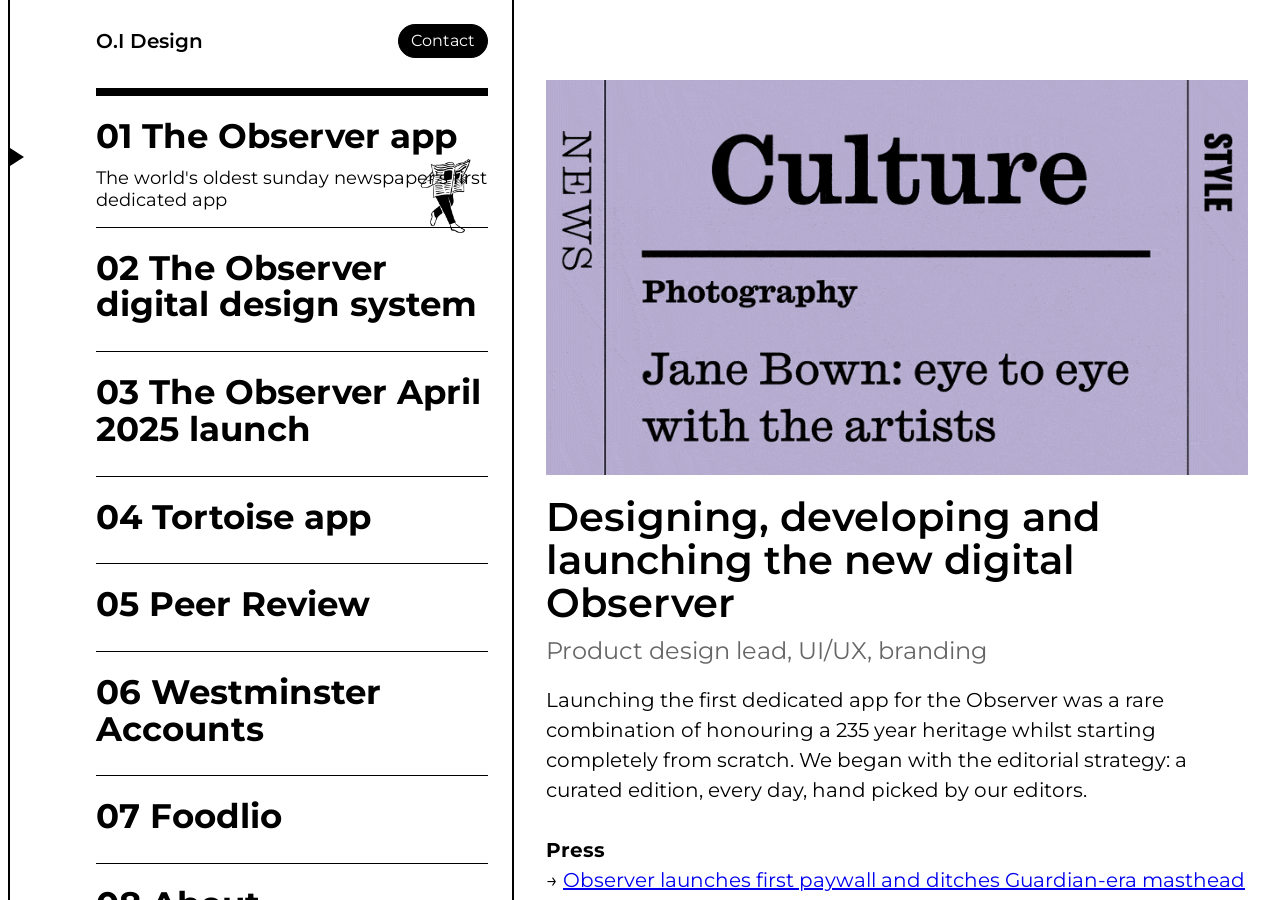
<file: index.html>
<!doctype html>
<html lang="en">
<head>
  <meta charset="UTF-8" />
  <meta name="viewport" content="width=device-width, initial-scale=1.0" />
  <title>O.I. Design</title>
  <link rel="preconnect" href="https://fonts.googleapis.com" />
  <link rel="preconnect" href="https://fonts.gstatic.com" crossorigin />
  <link rel="stylesheet" href="https://fonts.googleapis.com/css2?family=Montserrat:wght@400;600;700&display=swap" />
  <link rel="stylesheet" href="oscaringhamdesign.css" />
</head>
<body>
  <div class="top-bar">
    <header class="page-title">O.I Design</header>
    <a class="primary-cta" href="mailto:oscaringham3@gmail.com">Contact</a>
  </div>

  <aside class="timeline" aria-hidden="true">
    <span class="timeline-line"></span>
    <span class="timeline-pointer" id="timelinePointer"></span>
  </aside>

  <main class="projects" id="projectsList">
    <section id="observer-app" class="project-item is-active" data-panel-id="project-panel-1">
      <h2 class="project-title">01 The Observer app</h2>
      <p class="project-subtitle">The world's oldest sunday newspaper's first dedicated app</p>
      <img class="project-badge" src="badge-images/02 Observer launch.gif" alt="" />
    </section>
    <section id="observer-brand" class="project-item" data-panel-id="project-panel-2">
      <h2 class="project-title">02 The Observer digital design system</h2>
      <p class="project-subtitle">The ingredients of the new brand</p>
      <img class="project-badge" src="badge-images/01 Observer app.gif" alt="" />
    </section>
    <section id="observer-launch" class="project-item" data-panel-id="project-panel-3">
      <h2 class="project-title">03 The Observer April 2025 launch</h2>
      <p class="project-subtitle">The interim online platform</p>
      <img class="project-badge" src="badge-images/03 Observer brand.gif" alt="" />
    </section>
    <section id="tortoise-app" class="project-item" data-panel-id="project-panel-4">
      <h2 class="project-title">04 Tortoise app</h2>
      <p class="project-subtitle">Audio app for dedicated on-platform listeners</p>
      <img class="project-badge" src="badge-images/04 audio app.png" alt="" />
    </section>
    <section id="peer-review" class="project-item" data-panel-id="project-panel-5">
      <h2 class="project-title">05 Peer Review</h2>
      <p class="project-subtitle">A visual guide to the House of Lords</p>
      <img class="project-badge" src="badge-images/05 peer-review-small.gif" alt="" />
    </section>
    <section id="westminster-accounts" class="project-item" data-panel-id="project-panel-6">
      <h2 class="project-title">06 Westminster Accounts</h2>
      <p class="project-subtitle">A tool to track influence, money and power in politics</p>
      <img class="project-badge" src="badge-images/06 Westminster Accounts.gif" alt="" />
    </section>
    <section id="foodlio" class="project-item" data-panel-id="project-panel-7">
      <h2 class="project-title">07 Foodlio</h2>
      <p class="project-subtitle">AI powered recipe analysis app</p>
      <img class="project-badge" src="badge-images/07_Foodlio_Favicon.png" alt="" />
    </section>
    <section id="about" class="project-item" data-panel-id="project-panel-10">
      <h2 class="project-title">08 About</h2>
      <p class="project-subtitle"></p>
      <img class="project-badge" src="badge-images/08_black and white headshot oscar ingham.png" alt="" />
    </section>
    <button class="back-to-top" type="button">Back to top</button>
  </main>

  <div hidden>
    <template id="project-panel-1">
      <img class="panel-content-image" src="panel-images/01 a observer spines cover.gif" alt="Observer app" />
      <h3 class="panel-content-title">Designing, developing and launching the new digital Observer</h3>
      <p class="panel-content-subtitle">Product design lead, UI/UX, branding</p>
      <p class="panel-content-body">Launching the first dedicated app for the Observer was a rare combination of honouring a 235 year heritage whilst starting completely from scratch. We began with the editorial strategy: a curated edition, every day, hand picked by our editors.</p>
      <p class="panel-content-body"><br><b>Press</b></p>
      <p class="panel-content-body" style="margin-bottom: 32px;">→ <a href="https://pressgazette.co.uk/paywalls/observer-launches-first-paywall-and-ditches-guardian-era-masthead/" target="_blank" rel="noopener noreferrer">Observer launches first paywall and ditches Guardian-era masthead</a><i> Dominic Ponsford, Press Gazette</i><br>→ <a href="https://www.inpublishing.co.uk/articles/the-observer-launches-its-first-ever-digital-subscription-26039" target="_blank" rel="noopener noreferrer">The Observer launches its first-ever digital subscription</a><i> InPublishing</i></p>

      <!-- video embed temporarily hidden
      <div class="panel-content-video">
        <iframe title="vimeo-player" src="https://player.vimeo.com/video/1186931242?h=0abb4373ba" frameborder="0" referrerpolicy="strict-origin-when-cross-origin" allow="autoplay; fullscreen; picture-in-picture; clipboard-write; encrypted-media; web-share" allowfullscreen></iframe>
      </div>
      -->
      <p class="panel-content-body">A key part of the design brief was to make the app & website feel like browsing a book store. The editorially curated daily edition was the 'island of books' you encounter on the shop floor. The 'book shelves' flanking the book store symbolise the browsing experience, organised by section/category.</p>
      <img class="panel-content-image" src="panel-images/01 Slide 1 – bookstore.jpg" alt="Observer app" />
      <p class="panel-content-body">The homepage of the app and website would follow the same formula each day; a curated selection of content organised by importance. The top selection would have a note from editorial about why it has been selected, and why it's important.</p>
      <br>
      <img class="panel-content-image" src="panel-images/01 Slide 2 – flatplan.jpg" alt="Observer app" />
      <p class="panel-content-body">The featured content blocks were heavily inspired by book covers, and were designed to be read across mobile, tablet and desktop.<br></p>
      <br>
      <img class="panel-content-image" src="panel-images/01 Slide 3 – breakpoints.jpg" alt="Observer app" />
      <p class="panel-content-body">The landing page of the app is the curated edition, which sits in the centre of the bottom navigation tab. On the far left, we have the key sections; a bookshelf browsing experience where users can search by section. Second from the left is the audio tab housing podcasts and video content. On the far right we have your personal 'Library' where saved and followed content lives. Second from the right we have the 'Puzzles' tab – a key driver of habitual app traffic.<br></p>
      <br>
      <img class="panel-content-image" src="panel-images/01 Slide 5 – App tabs.jpg" alt="Observer app" />
      <p class="panel-content-body">For the browsing experience within the app, the joruneys, interaction and desgin took influence from browsing 'bookshelves'. We landed on 6 main sections, across audio, articles and video: News, Culture, Style, Ideas, Sport, Food. We wanted each of these sections to have equal importance; to quote James Harding quoting Chimamanda Ngozi Adichie ‘dignity is as important as food’.<br></p>
      <br>
      <img class="panel-content-image" src="panel-images/01 Slide 6 – spines concept.jpg" alt="Observer app" />
      <img class="panel-content-image" src="panel-images/01 Slide 7 – spine sections.jpg" alt="Observer app" />
      <img class="panel-content-image" src="panel-images/01 Slide 8 – spine transition.jpg" alt="Observer app" />
      <img class="panel-content-image" src="panel-images/01 Slide 9 – spine breakpoints.jpg" alt="Observer app" />
      <p class="panel-content-body">Audio player design and interaction:</p>
      <img class="panel-content-image" src="panel-images/01 Slide 10 – audio pages.jpg" alt="Observer app" />
      <p class="panel-content-body">
        <br>Creative director: Jon Hill<br>
Digital editor: Basia Cummings<br>
Senior digital editor: Claudia Williams<br>
Product lead: Holly Cook<br>
Head of photography: Jon Jones<br>
Production: Elaine McCallig and Brad Gray<br>
Social: Tomini Babs<br>
Front end development: AND Digital<br>
Back end development: goodylabs</p>
    </template>
    <template id="project-panel-2">
      <img class="panel-content-image" src="panel-images/02 Observer O animation.gif" alt="Observer design" />
      <h3 class="panel-content-title">Branding the new Observer</h3>
      <p class="panel-content-subtitle">Component library design, type hierarchy and colour palette</p>
      <p class="panel-content-body" style="margin-bottom: 32px;">→ Nominated for 'Best Online Brand: Consumer' by the <i>Association of Online Publishers</i> for the <a href="https://www.ukaop.org/digital-publishing-awards/finalists-2026" target="_blank" rel="noopener noreferrer">Digital Publishing Awards 2026</a></p>
      <p class="panel-content-body">Colour palette:</p>
      <img class="panel-content-image" src="panel-images/02 slide 1 Colour palette.jpg" alt="Observer design" />
      <p class="panel-content-body">Content design heirarchy:</p>
      <img class="panel-content-image" src="panel-images/02 slide 2 content heirarchy.jpg" alt="Observer design" />
      <img class="panel-content-image" src="panel-images/02 slide 3 feature card design.jpg" alt="Observer design" />
      <img class="panel-content-image" src="panel-images/02 slide 4 feature card pattern.jpg" alt="Observer design" />
      <p class="panel-content-body">Custom icon set:</p>
      <img class="panel-content-image" src="panel-images/02 slide 5 icon set.jpg" alt="Observer design" />
      <p class="panel-content-body">Component design system:</p>
      <img class="panel-content-image" src="panel-images/02 slide 6 buttons.jpg" alt="Observer design" />
      <p class="panel-content-body">Puzzle spot illustations:</p>
      <img class="panel-content-image" src="panel-images/02-c observer puzzle animations.gif" alt="Observer design" />
      <p class="panel-content-body">Promotional packshot:</p>
      <img class="panel-content-image" src="panel-images/02 slide 8 packshot.jpg" alt="Observer design" />
      <p class="panel-content-body">Key areas I was responsible for:</p>
      <ul class="panel-content-list">
        <li>Leading the design of the component library, type hierarchy and colour palette</li>
        <li>Designing the layout of each tab/ page, from editorial sections, to audio, to puzzles</li>
        <li>Briefing and managing a team of internal and external product designers</li>
        <li>Pitching to key stakeholders and editors</li>
        <li>Delivering and handing-off design work to two development teams (one managing front end, one back end) with simultaneous sprints</li>
        <li>QA testing and user testing</li>
        <li>Training the digital production team (editors, subs, photo editors)</li>
        <li>Building and designing our email newsletters</li>
        <li>Spot illustrations for pages, articles and puzzles</li>
      </ul>
    </template>
    <template id="project-panel-3">
      <img class="panel-content-image" src="panel-images/03 Slide 1 Observer_digital and print_pack_shot.jpg" alt="Observer web launch" />
      <h3 class="panel-content-title">The first dedicated website for The Observer under Tortoise Media</h3>
      <p class="panel-content-subtitle">Product design lead, UI/UX</p>
      <p class="panel-content-body" style="margin-bottom: 32px;">→ <a href="https://pressgazette.co.uk/publishers/nationals/observer-tortoise-launch//" target="_blank" rel="noopener noreferrer">Tortoise plans for The Observer: ‘We can buck the market trend’
      </a><i> Charlotte Tobitt, Press Gazette</i></p>
      <p class="panel-content-body">I oversaw the interim website launch during the transition of ownership from The Guardian to Tortoise Media. We quickly iterated on Tortoise’s existing website to design something that felt distinct but also adopted the brand we inherited.</p>
     <br>
      <img class="panel-content-image" src="panel-images/03 slide 3 -web-launch-day-gif-wide.gif" alt="Observer design" />
      <br>
      <img class="panel-content-image" src="panel-images/03 slide 2 Observer_digital_pack_shot_website.jpg" alt="Observer design" />
    </template>
    <template id="project-panel-4">
      <img class="panel-content-image" src="panel-images/04 slide 1 Tortoise audio app.jpg" alt="Tortoise audio app" />
      <h3 class="panel-content-title">Re-designing the Tortoise app</h3>
      <p class="panel-content-subtitle">Re-design, UX/UI</p>
      <p class="panel-content-body">In June 2023, I lead the design of the Tortoise news app as we pivoted towards audio journalism, with the aim to increase member engagement through curation and habit formation After the launch, on-platform listens increased 10x.</p>
      <br>
      <p class="panel-content-body" style="margin-bottom: 32px;">→ Promo video for audio app launch <a href="https://vimeo.com/940536771" target="_blank" rel="noopener noreferrer">watch here</a></p>
      <img class="panel-content-image" src="panel-images/04 Slide 2 Colour.png" alt="Tortoise audio app" />
      <img class="panel-content-image" src="panel-images/04 Slide 3 type.png" alt="Tortoise audio app" />
      <img class="panel-content-image" src="panel-images/04 slide 5 story card.jpg" alt="Tortoise audio app" />
      <img class="panel-content-image" src="panel-images/04 Slide 4 components.png" alt="Tortoise audio app" />
      <img class="panel-content-image" src="panel-images/04 slide 6 user flow.png" alt="Tortoise audio app" />
      <img class="panel-content-image" src="panel-images/04 slide 7 promo trailer.jpg" alt="Tortoise audio app" />


      <p class="panel-content-body">Here's some of the key features:
        <ul>
          <li>A seamless listening experience</li>
          <li>Download and add episodes to your queue, and pause and restart from where you left off</li>
          <li>Personalised feed – discover more of what you want by following your favourite journalists, topics and shows</li>
          <li>Build your own playlist with all your favourites</li>
          <li>Editorially curated playlists by Tortoise editors</li>
          <li>Uncompromising audio quality. All our podcasts are now available in premium audio sound</li>
        </ul>
      </p>
    </template>
    <template id="project-panel-5">
      <img class="panel-content-image" src="panel-images/05 Peer review cover.jpg" alt="Peer Review cover" />
      <h3 class="panel-content-title">Shedding light onto the world's largest unelected chamber</h3>
      <p class="panel-content-subtitle">Product design lead, UI/UX</p>
      <br>
      <p class="panel-content-body">The Peer Review tool is a visual guide to one of the world's largest unelected chambers. Our aim was to lift the lid on the House of Lords, and explain who's in it, how it operates and, ultimately, why an understanding of this matters. I designed and directed our stop-motion led narrative piece, as well as the user journeys/ user interface of our interactive tool. You can read more about what went on behind the scenes in this piece I wrote: <a href="https://observer.co.uk/news/politics/article/peer-review-behind-the-scenes">Click here</a></p>
      <br>
      <p class="panel-content-body" style="margin-bottom: 32px;">→ 2025 winner in 'Data Journalism' category at the Royal Statistical Society's <a href="https://rss.org.uk/news-publication/news-publications/2025/general-news/statistical-excellence-in-journalism-awards-2025-w/" target="_blank" rel="noopener noreferrer">Statistical Excellence in Journalism Awards</a></p>
      <br>
      <p class="panel-content-body" style="margin-bottom: 32px;">→ Meet the archetypes <a href="https://www.tortoisemedia.com/peer-review-explore-archetypes" target="_blank" rel="noopener noreferrer">explore here</a></p>
      <img class="panel-content-image" src="panel-images/05 Slide 2 – Peer Review tool.jpg" alt="Tortoise audio app" />
      <img class="panel-content-image" src="panel-images/05 Slide 3 – Peer Review tool.jpg" alt="Tortoise audio app" />
      <img class="panel-content-image" src="panel-images/05-chess-pattern_cover-image-ezgif.com-optimize.gif" alt="Peer Review chess pattern" />
    </template>
    <template id="project-panel-6">
      <img class="panel-content-image" src="panel-images/06 Westminster accounts 1 cover.png" alt="Westminster Accounts cover" />
      <h3 class="panel-content-title">Tortoise x Sky News: The Westminster Accounts</h3>
      <p class="panel-content-subtitle">Product design lead, UI/UX</p>
      <p class="panel-content-body">In the spirit of transparency, the Westminster Accounts is the first fully searchable database of the money flowing into the British political system. Tortoise were commissioned by Sky News to turn a huge database of donations into something digestable.</p><br>
      <p class="panel-content-body">I led the UX/UI of the tool, driving the conceptualisation and execution. The tool has since been used by over half a million people, and has received awards from The Press Gazette, The Society of Editors' Media Freedom Awards 2023 and The Royal Television Society Journalism awards 2024. <a href="https://www.tortoisemedia.com/westminster-accounts-explore" target="_blank" rel="noopener noreferrer">Explore the tool here</a></p>
      <br>
      <p class="panel-content-body" style="margin-bottom: 32px;">→ 2023 winner in 'Data Journalism' category at Press Gazette's <a href="https://pressgazette.co.uk/press-gazette-events/future-of-media-awards-winners-2023/" target="_blank" rel="noopener noreferrer">Future of Media Awards</a></p>
      <p class="panel-content-body">The judges said: <i>“This was one of the seminal digital journalism stories of the last year which has had a massive impact and been widely followed up. It is impressively visualised and has prompted debate in the House of Commons.”</i></p>
      <br>
      <img class="panel-content-image" src="panel-images/06 slide 2 Keir Starmer.jpg" alt="Westminster Accounts detail" />
      <img class="panel-content-image" src="panel-images/06 Westminster accounts 2 detail.png" alt="Westminster Accounts detail" />
    </template>
    <template id="project-panel-7">
      <img class="panel-content-image" src="panel-images/07 Foodlio cover image.jpg" alt="Foodlio" />
      <h3 class="panel-content-title">Goodreads, for recipes</h3>
      <p class="panel-content-subtitle">Founder, developer, designer, UX/UI</p>
      <p class="panel-content-body">Through a combination of Claude and Visual Studio Code, I have been designing, building and iterating on an app called ‘Foodlio’. AI analysis features allow the user to create recipes in seconds, save them to a ‘digital recipe binder’ and share with friends. <a href="https://foodlio.co.uk" target="_blank" rel="noopener noreferrer">Explore the app here</a></p>
        <br>
The key features of the app so far:
        <ol>
          <li>Scan a photo of your dish to generate recipe and ingredient list</li>
          <li>Create groups and set cooking challenges</li>
          <li>Like, comment, rate and save other peoples recipes</li>
        </ol>
      </p>
    </template>
    <template id="project-panel-10">
      <img class="panel-content-image panel-content-image--portrait" src="badge-images/08_black and white headshot oscar ingham.png" alt="Oscar Ingham" />
      <h3 class="panel-content-title">About me</h3>
      <p class="panel-content-subtitle">Senior product designer</p>
      <p class="panel-content-body">My job is to find the best ways to sell and tell a story. That means working across the newsroom, including: stakeholders, engineers, data scientists, audio producers, marketing, production, designers, puzzle editors, and sometimes – chefs. I’ve delivered large scale projects, such as the initial Observer website after its acquisition by Tortoise Media, or the digital re-brand and launch of the first dedicated Observer app. I’ve also collaborated with clients like Sky News on The Westminster Accounts, and The Open Society Foundation on The Peer Review.<br><br>
Links:<br>
E: <a href="mailto:oscaringham3@gmail.com">oscaringham3@gmail.com</a><br>
Instagram: @oscaringhamdesign</p>
    </template>
  </div>

  <aside class="case-panel" id="casePanel" aria-hidden="true">
    <div class="case-panel-inner">
      <button class="panel-back" id="panelBackButton" type="button">Back</button>
      <div class="panel-content" id="panelContent"></div>
    </div>
  </aside>

  <script src="oscaringhamdesign.js"></script>
</body>
</html>
</file>
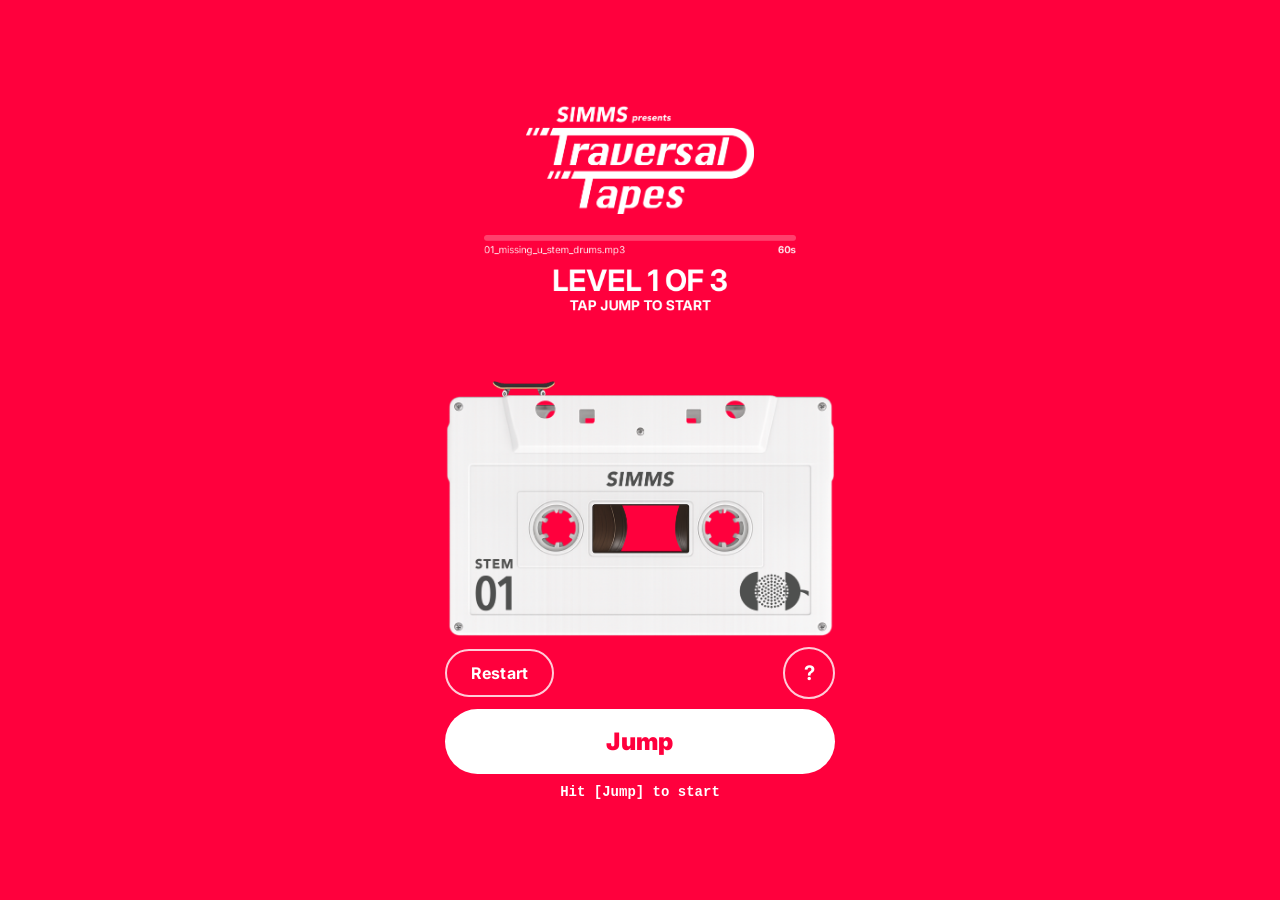
<file: simms-traversal-tapes-game/index.html>
<!doctype html>
<html lang="en">
<head>
  <meta charset="UTF-8">
  <meta name="viewport" content="width=device-width, initial-scale=1.0">
  <title>Traversal Tapes</title>
  <link rel="stylesheet" href="game.css">
  <link rel="preconnect" href="https://fonts.googleapis.com">
  <link rel="preconnect" href="https://fonts.gstatic.com" crossorigin>
  <link href="https://fonts.googleapis.com/css2?family=Inter:wght@700;900&display=swap" rel="stylesheet">
</head>
<body>
  <main class="page">
    <img class="logo" src="Traversal_Tapes_title.png" alt="Traversal Tapes">
    <div class="game-area">
      <canvas id="gameCanvas" class="game-canvas" width="560" height="260" aria-label="Skating game"></canvas>
      <img id="cassette" class="cassette" src="simms_cassette_tape_1.png" alt="Cassette tape">
    </div>
    <div class="controls-row">
      <button id="rTouch" class="btn-restart" type="button">Restart</button>
      <button class="btn-help" type="button">?</button>
    </div>
    <button id="spaceTouch" class="btn-jump" type="button">Jump</button>
    <p class="hint">Hit [Jump] to start</p>
  </main>

  <script src="game.js"></script>
</body>
</html>
</file>
<file: oscaringhamdesign.css>
:root {
  --text: #000000;
  --bg: #ffffff;
  --subtitle: #000000;
}

* {
  box-sizing: border-box;
}

html {
  background: var(--bg);
}

body {
  margin: 0;
  background: var(--bg);
  color: var(--text);
  font-family: "Montserrat", Inter, sans-serif;
}

.top-bar {
  position: fixed;
  top: 24px;
  left: 96px;
  right: 16px;
  display: flex;
  align-items: center;
  justify-content: space-between;
  z-index: 7;
}

.page-title {
  margin: 0;
  font-size: 20px;
  color: #000000;
  font-weight: 600;
}

.primary-cta {
  display: inline-block;
  text-decoration: none;
  position: static;
  border: 1px solid #000000;
  border-radius: 999px;
  background: #000000;
  color: #ffffff;
  font-size: 16px;
  line-height: 1;
  padding: 8px 12px;
  cursor: pointer;
}

.back-to-top {
  display: block;
  width: 100%;
  margin-top: 16px;
  padding: 20px 32px;
  border: 1px solid #000000;
  border-radius: 999px;
  background: #ffffff;
  color: #000000;
  font-size: 16px;
  font-family: inherit;
  cursor: pointer;
}

.timeline {
  position: fixed;
  top: 0;
  bottom: 0;
  left: 8px;
  width: 18px;
  pointer-events: none;
  z-index: 3;
}

.timeline-line {
  position: absolute;
  top: 0;
  bottom: 0;
  left: 0;
  width: 2px;
  background: #000000;
}

.timeline-pointer {
  position: absolute;
  left: 2px;
  top: 80px;
  width: 0;
  height: 0;
  border-top: 9px solid transparent;
  border-bottom: 9px solid transparent;
  border-left: 14px solid #000000;
  transform: translateY(-50%);
  transition: top 220ms cubic-bezier(0.22, 1, 0.36, 1);
  will-change: top;
}

.projects {
  width: min(900px, 100%);
  height: 100vh;
  overflow-y: auto;
  overflow-anchor: none;
  scroll-behavior: smooth;
  scroll-snap-type: y mandatory;
  scroll-padding-top: 88px;
  padding: 88px 16px calc(100vh - 88px) 96px;
  -ms-overflow-style: none;
  scrollbar-width: none;
}

.projects::-webkit-scrollbar {
  display: none;
}

.projects.is-reflowing {
  scroll-snap-type: none;
}

.project-item {
  scroll-snap-align: start;
  scroll-snap-stop: always;
  display: flex;
  flex-direction: column;
  justify-content: flex-start;
  position: relative;
  padding: 22px 0 16px;
  border-top: 1px solid #000000;
  opacity: 1;
  transition: opacity 120ms ease;
  cursor: pointer;
}

.project-title {
  margin: 0;
  font-size: 34px;
  line-height: 1.08;
  color: #000000;
  font-weight: 700;
}

.project-subtitle {
  margin: 12px 0 0;
  font-size: 18px;
  color: var(--subtitle);
  opacity: 0;
  transform: translateY(-6px);
  max-height: 0;
  overflow: hidden;
  transition: opacity 100ms ease-out, transform 100ms ease-out, max-height 130ms ease-out;
}

.project-item.is-active .project-subtitle {
  opacity: 1;
  transform: translateY(0);
  max-height: 56px;
}

.project-item.is-active {
  border-top-width: 8px;
}

.project-badge {
  position: absolute;
  right: 0;
  bottom: -8px;
  width: 80px;
  height: 80px;
  object-fit: cover;
  z-index: 2;
  opacity: 0;
  visibility: hidden;
  pointer-events: none;
  transition: opacity 120ms ease;
}

.project-item.is-active .project-badge {
  opacity: 1;
  visibility: visible;
}

.projects.is-reflowing .project-subtitle {
  transition: none;
}

.project-cta {
  display: none;
  margin-top: 16px;
  align-self: flex-start;
  border: 1px solid #000000;
  border-radius: 999px;
  background-color: #ffffff;
  color: #000000;
  font-size: 14px;
  line-height: 1;
  padding: 10px 12px;
  cursor: pointer;
}

.project-cta-label {
  display: inline-block;
  margin-right: 8px;
}

.project-cta-icon {
  display: inline-block;
  font-weight: 700;
}

.case-panel {
  position: fixed;
  top: 0;
  right: 0;
  bottom: 0;
  left: 32px;
  background: #ffffff;
  border-left: 2px solid #000000;
  transform: translateX(100%);
  transition: transform 360ms cubic-bezier(0.22, 1, 0.36, 1);
  z-index: 20;
  pointer-events: none;
  overflow-y: auto;
}

.case-panel.is-open {
  transform: translateX(0);
  pointer-events: auto;
}

.case-panel.is-pinned {
  transform: none;
  pointer-events: auto;
}

.case-panel-inner {
  padding: 24px 32px 48px;
}

.panel-content > *:first-child {
  margin-top: 0;
}

.panel-back {
  position: sticky;
  top: 0;
  z-index: 1;
  margin: 0 0 20px;
  padding: 8px 12px;
  border: 1px solid #000000;
  background: #ffffff;
  color: #000000;
  font-size: 14px;
  cursor: pointer;
}

.panel-content-title {
  margin: 0;
  max-width: 820px;
  font-size: 40px;
  line-height: 1.08;
  color: #000000;
  font-weight: 600;
}

.panel-content-subtitle {
  margin: 12px 0 20px;
  max-width: 820px;
  font-size: 24px;
  color: #666666;
}

.panel-content-image {
  display: block;
  width: 100%;
  max-width: 820px;
  height: auto;
  margin-bottom: 20px;
}

.panel-content-video {
  position: relative;
  width: 100%;
  max-width: 820px;
  aspect-ratio: 16 / 9;
  margin-top: 32px;
  margin-bottom: 32px;
}

.panel-content-video.video-ready {
  background: #111;
  cursor: pointer;
}

.panel-content-video.video-ready::after {
  content: '▶';
  position: absolute;
  inset: 0;
  display: flex;
  align-items: center;
  justify-content: center;
  font-size: 48px;
  color: #fff;
  opacity: 0.85;
}

.panel-content-video iframe {
  position: absolute;
  inset: 0;
  width: 100%;
  height: 100%;
  border: 0;
}

.panel-content-body {
  margin: 0;
  max-width: 820px;
  font-size: 20px;
  line-height: 1.5;
  color: #000000;
}

.panel-content li {
  font-size: 20px;
  line-height: 1.6;
  max-width: 820px;
  margin-bottom: 6px;
}

.panel-content ul,
.panel-content ol,
.panel-content-list {
  max-width: 820px;
  margin: 8px 0 16px;
  padding-left: 1.5em;
}

.panel-content-image--portrait {
  width: auto;
  max-width: 280px;
}

@media (min-width: 1100px) {
  .project-item:hover .project-badge {
    opacity: 1;
    visibility: visible;
  }

  .top-bar {
    right: calc(60vw + 24px);
  }

  .projects {
    position: fixed;
    top: 0;
    bottom: 0;
    left: 0;
    right: auto;
    width: 40vw;
    height: 100vh;
    padding: 88px 24px calc(100vh - 88px) 96px;
    scroll-padding-top: 88px;
    z-index: 6;
  }

  .case-panel {
    top: 0;
    right: 0;
    bottom: 0;
    left: 40vw;
    transform: none;
    pointer-events: auto;
  }

  .panel-back {
    display: none;
  }

  .case-panel-inner {
    padding-top: 80px;
  }
}

@media (max-width: 1099px) {
  .project-cta {
    display: inline-flex;
    align-items: center;
    visibility: hidden;
    opacity: 0;
    pointer-events: none;
  }

  .project-item.is-active .project-cta {
    visibility: visible;
    opacity: 1;
    pointer-events: auto;
  }
}

@media (max-width: 640px) {
  .top-bar {
    left: 64px;
    right: 16px;
  }

  .timeline {
    left: 8px;
    top: 0;
  }

  .projects {
    padding: 88px 24px calc(100vh - 88px) 64px;
  }

  .case-panel {
    left: 32px;
  }

  .case-panel-inner {
    padding: 20px 20px 36px;
  }

  .project-title {
    font-size: 24px;
  }

  .project-subtitle {
    font-size: 14px;
  }

  .panel-content-title {
    font-size: 26px;
  }

  .panel-content-subtitle {
    font-size: 18px;
  }

  .panel-content-body {
    font-size: 15px;
  }

  .panel-content li {
    font-size: 15px;
  }
}
</file>
<file: simms-traversal-tapes-game/game.css>
:root {
  --level-color: #ff003d;
}

* {
  box-sizing: border-box;
}

body {
  margin: 0;
  min-height: 100dvh;
  background: var(--level-color);
  transition: background 0.6s ease;
  display: flex;
  flex-direction: column;
  align-items: center;
  justify-content: center;
  overflow-x: hidden;
  font-family: "Courier New", Courier, monospace;
}

.page {
  width: 100%;
  max-width: 430px;
  display: flex;
  flex-direction: column;
  align-items: center;
  padding: 16px 20px 12px;
  gap: 10px;
}

.logo {
  max-width: 320px;
  max-height: 110px;
  display: block;
  align-self: center;
  user-select: none;
  -webkit-user-drag: none;
}

.game-area {
  width: 100%;
  display: flex;
  flex-direction: column;
  overflow: visible;
}

.game-canvas {
  display: block;
  width: 100%;
  background: transparent;
  position: relative;
  z-index: 0;
  margin-bottom: -10px;
}

.cassette {
  display: block;
  width: 100%;
  user-select: none;
  -webkit-user-drag: none;
  margin-top: 0;
  position: relative;
  z-index: 1;
}

@keyframes cassette-jump {
  0%   { transform: rotate(0deg) scale(1); }
  25%  { transform: rotate(-2.5deg) scale(1.02); }
  75%  { transform: rotate(1.5deg) scale(0.99); }
  100% { transform: rotate(0deg) scale(1); }
}

.cassette-bounce {
  animation: cassette-jump 0.45s ease-out;
  transform-origin: center bottom;
}

.controls-row {
  width: 100%;
  display: flex;
  justify-content: space-between;
  align-items: center;
  gap: 12px;
}

.btn-restart {
  padding: 12px 24px;
  border: 2px solid rgba(255, 255, 255, 0.8);
  border-radius: 999px;
  background: transparent;
  color: white;
  font-size: 1rem;
  font-weight: 700;
  cursor: pointer;
  touch-action: none;
  font-family: 'Inter', sans-serif;
  letter-spacing: 0.01em;
}

.btn-help {
  width: 52px;
  height: 52px;
  border: 2px solid rgba(255, 255, 255, 0.8);
  border-radius: 50%;
  background: transparent;
  color: white;
  font-size: 1.25rem;
  font-weight: 700;
  cursor: pointer;
  touch-action: none;
  font-family: 'Inter', sans-serif;
  flex-shrink: 0;
}

.btn-jump {
  width: 100%;
  padding: 18px;
  border: none;
  border-radius: 999px;
  background: white;
  color: var(--level-color);
  font-size: 1.5rem;
  font-weight: 900;
  cursor: pointer;
  touch-action: none;
  font-family: 'Inter', sans-serif;
  letter-spacing: 0.02em;
}

.hint {
  margin: 0;
  color: white;
  font-size: 0.875rem;
  font-weight: 600;
  text-align: center;
}
</file>
